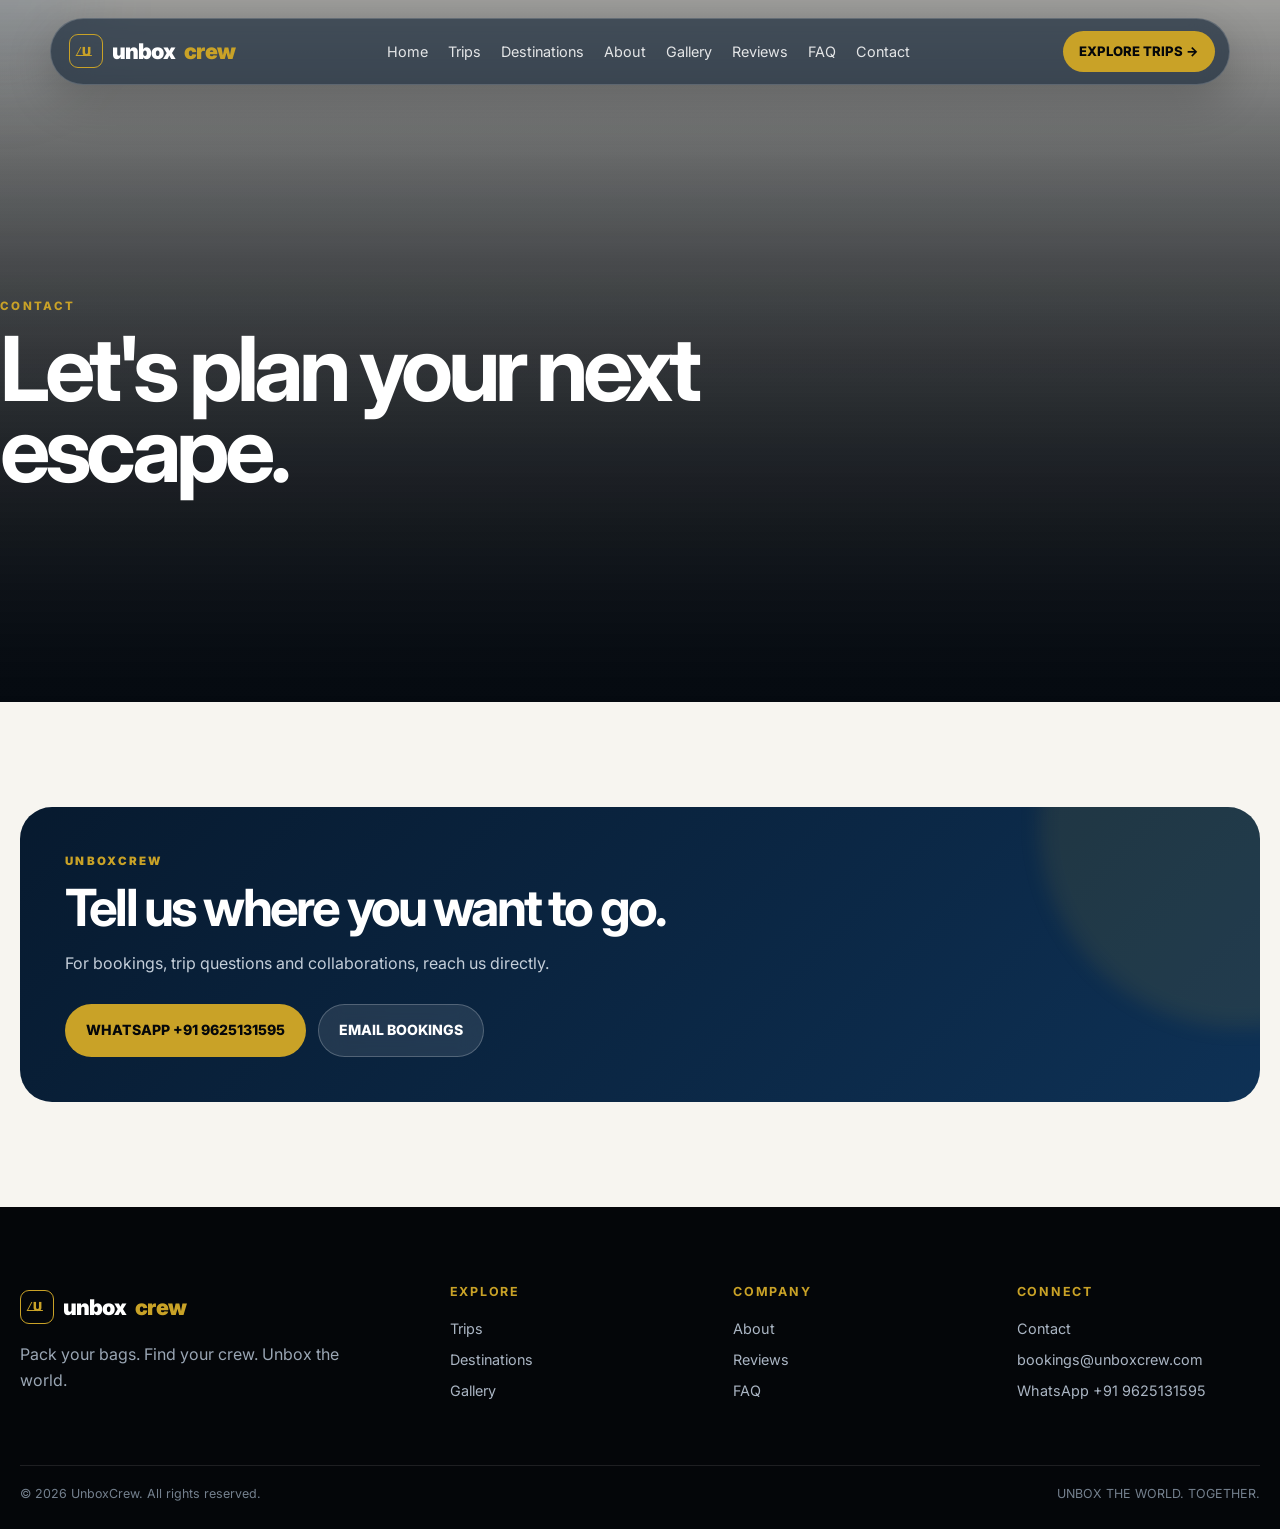
<file: contact.html>
<!doctype html>
<html lang="en"><head><meta charset="utf-8"><meta name="viewport" content="width=device-width,initial-scale=1">
<title>Contact | UnboxCrew</title><meta name="description" content="UnboxCrew — premium adventure travel and group experiences.">
<link rel="preconnect" href="https://fonts.googleapis.com"><link rel="preconnect" href="https://fonts.gstatic.com" crossorigin>
<link href="https://fonts.googleapis.com/css2?family=Inter:wght@400;500;600;700;800;900&display=swap" rel="stylesheet">
<link rel="stylesheet" href="assets/style.css"></head><body>
<div class="cursor-glow" id="glow"></div>
<div class="nav-wrap">
  <nav class="nav">
    <a class="logo" href="index.html"><span class="logo-mark">U</span>unbox<span>crew</span></a>
    <div class="nav-links">
      <a href="index.html">Home</a>
      <a href="trips.html">Trips</a>
      <a href="destinations.html">Destinations</a>
      <a href="about.html">About</a>
      <a href="gallery.html">Gallery</a>
      <a href="reviews.html">Reviews</a>
      <a href="faq.html">FAQ</a>
      <a href="contact.html">Contact</a>
    </div>
    <a class="nav-cta" href="trips.html">EXPLORE TRIPS →</a>
    <button class="menu-btn" aria-label="Open menu">☰</button>
  </nav>
</div>

<section class="trip-hero" style="background:linear-gradient(180deg,rgba(0,0,0,.15),rgba(3,8,14,.9)),url('https://images.unsplash.com/photo-1526772662000-3f88f10405ff?auto=format&fit=crop&w=2200&q=90') center/cover"><div class="container trip-hero-content"><div class="eyebrow">CONTACT</div><h1>Let's plan your next escape.</h1></div></section>
<section class="section"><div class="container"><div class="contact-box reveal"><div class="kicker">UnboxCrew</div><h2 class="section-title" style="color:#fff">Tell us where you want to go.</h2><p style="color:#c4ced9;max-width:600px;margin:18px 0 28px">For bookings, trip questions and collaborations, reach us directly.</p><div class="actions"><a class="btn btn-gold" href="https://wa.me/919625131595" target="_blank">WHATSAPP +91 9625131595</a><a class="btn btn-glass" href="mailto:bookings@unboxcrew.com">EMAIL BOOKINGS</a></div></div></div></section>

<footer>
  <div class="container">
    <div class="footer-grid">
      <div>
        <a class="logo" href="index.html"><span class="logo-mark">U</span>unbox<span>crew</span></a>
        <p style="color:#9aa6b4;max-width:360px;margin-top:18px">Pack your bags. Find your crew. Unbox the world.</p>
      </div>
      <div><h4>Explore</h4><a href="trips.html">Trips</a><a href="destinations.html">Destinations</a><a href="gallery.html">Gallery</a></div>
      <div><h4>Company</h4><a href="about.html">About</a><a href="reviews.html">Reviews</a><a href="faq.html">FAQ</a></div>
      <div><h4>Connect</h4><a href="contact.html">Contact</a><a href="mailto:bookings@unboxcrew.com">bookings@unboxcrew.com</a><a href="https://wa.me/919625131595" target="_blank">WhatsApp +91 9625131595</a></div>
    </div>
    <div class="footer-bottom"><span>© 2026 UnboxCrew. All rights reserved.</span><span>UNBOX THE WORLD. TOGETHER.</span></div>
  </div>
</footer>

<script src="assets/app.js"></script><script>
document.addEventListener('mousemove',e=>{const g=document.getElementById('glow');if(g){g.style.left=e.clientX+'px';g.style.top=e.clientY+'px'}});
</script></body></html>
</file>
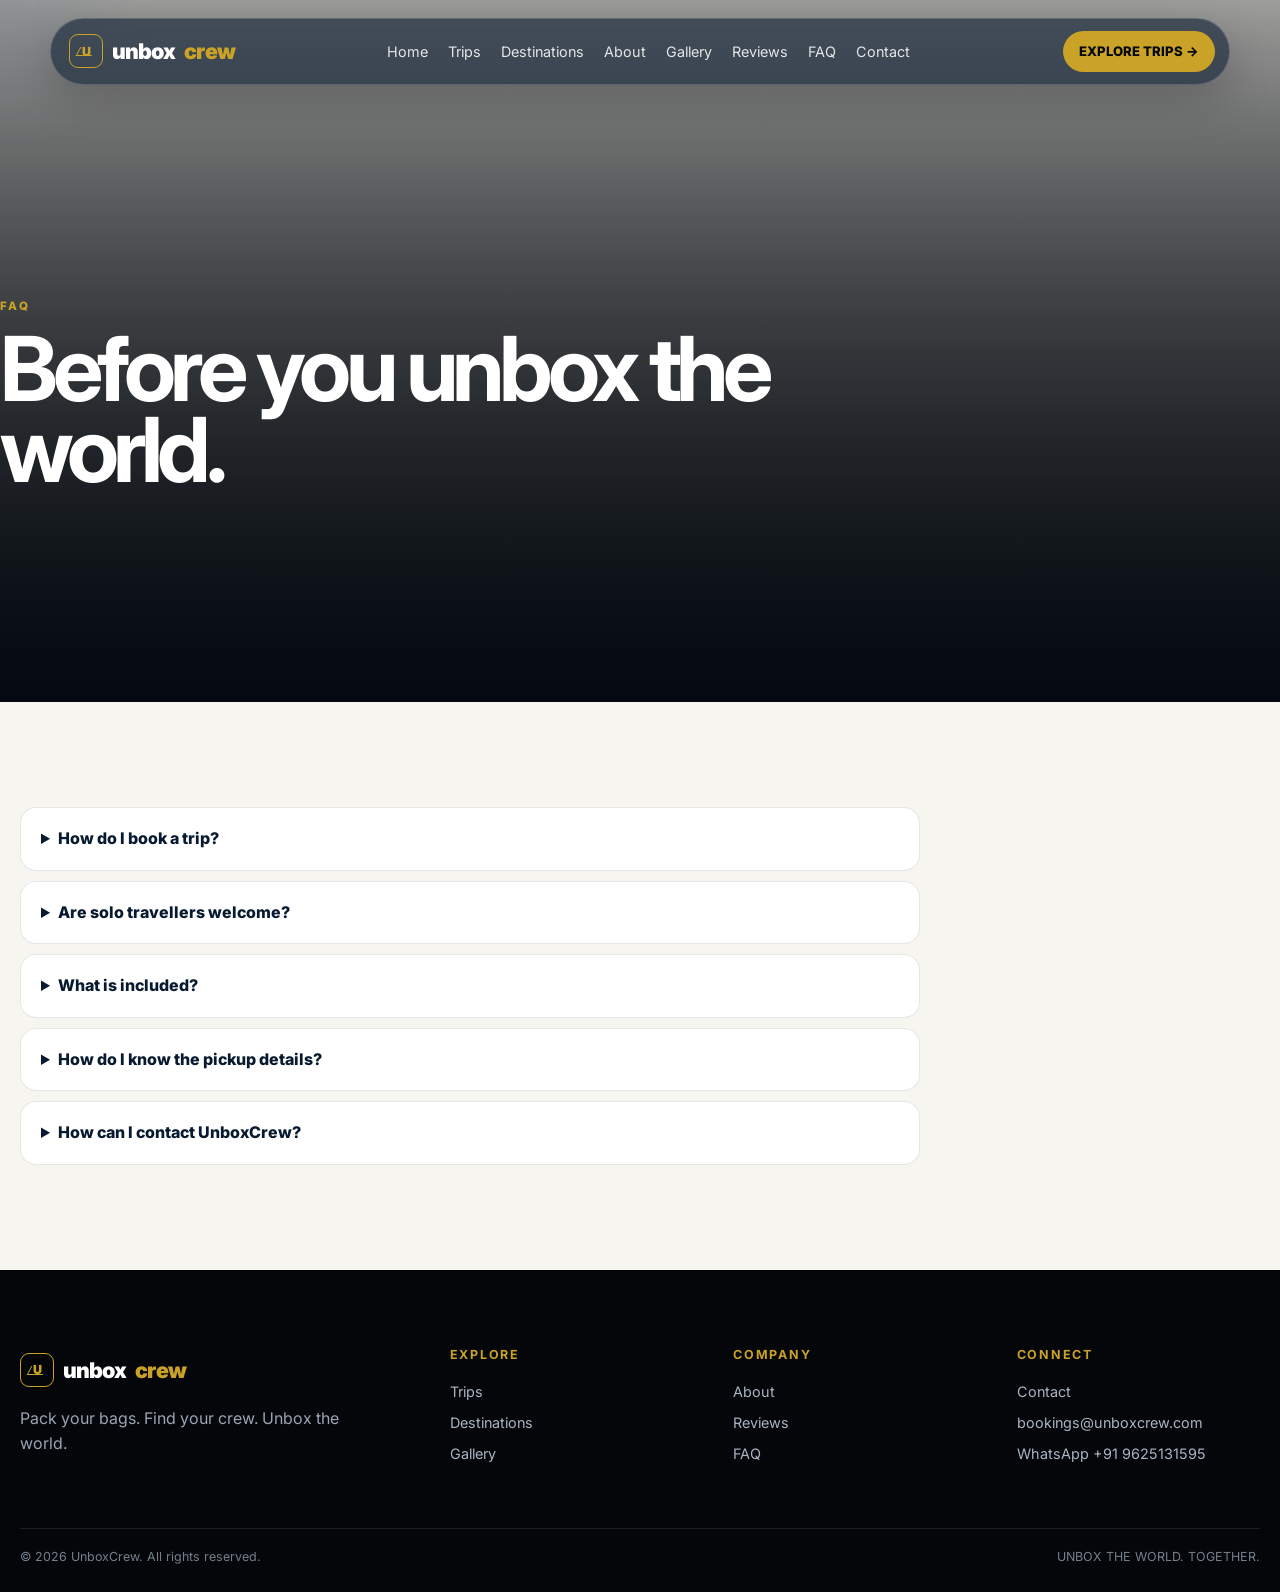
<file: faq.html>
<!doctype html>
<html lang="en"><head><meta charset="utf-8"><meta name="viewport" content="width=device-width,initial-scale=1">
<title>FAQ | UnboxCrew</title><meta name="description" content="UnboxCrew — premium adventure travel and group experiences.">
<link rel="preconnect" href="https://fonts.googleapis.com"><link rel="preconnect" href="https://fonts.gstatic.com" crossorigin>
<link href="https://fonts.googleapis.com/css2?family=Inter:wght@400;500;600;700;800;900&display=swap" rel="stylesheet">
<link rel="stylesheet" href="assets/style.css"></head><body>
<div class="cursor-glow" id="glow"></div>
<div class="nav-wrap">
  <nav class="nav">
    <a class="logo" href="index.html"><span class="logo-mark">U</span>unbox<span>crew</span></a>
    <div class="nav-links">
      <a href="index.html">Home</a>
      <a href="trips.html">Trips</a>
      <a href="destinations.html">Destinations</a>
      <a href="about.html">About</a>
      <a href="gallery.html">Gallery</a>
      <a href="reviews.html">Reviews</a>
      <a href="faq.html">FAQ</a>
      <a href="contact.html">Contact</a>
    </div>
    <a class="nav-cta" href="trips.html">EXPLORE TRIPS →</a>
    <button class="menu-btn" aria-label="Open menu">☰</button>
  </nav>
</div>

<section class="trip-hero" style="background:linear-gradient(180deg,rgba(0,0,0,.15),rgba(3,8,14,.9)),url('https://images.unsplash.com/photo-1501785888041-af3ef285b470?auto=format&fit=crop&w=2200&q=90') center/cover"><div class="container trip-hero-content"><div class="eyebrow">FAQ</div><h1>Before you unbox the world.</h1></div></section>
<section class="section"><div class="container"><div class="faq reveal">
<details><summary>How do I book a trip?</summary><p>Open the trip details page and use the WhatsApp booking button. We'll confirm availability and payment details.</p></details>
<details><summary>Are solo travellers welcome?</summary><p>Yes. UnboxCrew is designed around meeting like-minded travellers and building a crew.</p></details>
<details><summary>What is included?</summary><p>Inclusions vary by trip. Check the individual trip page for transport, stay, meals and activities.</p></details>
<details><summary>How do I know the pickup details?</summary><p>Pickup and final trip instructions are shared after booking confirmation.</p></details>
<details><summary>How can I contact UnboxCrew?</summary><p>WhatsApp: +91 9625131595 or email bookings@unboxcrew.com.</p></details>
</div></div></section>

<footer>
  <div class="container">
    <div class="footer-grid">
      <div>
        <a class="logo" href="index.html"><span class="logo-mark">U</span>unbox<span>crew</span></a>
        <p style="color:#9aa6b4;max-width:360px;margin-top:18px">Pack your bags. Find your crew. Unbox the world.</p>
      </div>
      <div><h4>Explore</h4><a href="trips.html">Trips</a><a href="destinations.html">Destinations</a><a href="gallery.html">Gallery</a></div>
      <div><h4>Company</h4><a href="about.html">About</a><a href="reviews.html">Reviews</a><a href="faq.html">FAQ</a></div>
      <div><h4>Connect</h4><a href="contact.html">Contact</a><a href="mailto:bookings@unboxcrew.com">bookings@unboxcrew.com</a><a href="https://wa.me/919625131595" target="_blank">WhatsApp +91 9625131595</a></div>
    </div>
    <div class="footer-bottom"><span>© 2026 UnboxCrew. All rights reserved.</span><span>UNBOX THE WORLD. TOGETHER.</span></div>
  </div>
</footer>

<script src="assets/app.js"></script><script>
document.addEventListener('mousemove',e=>{const g=document.getElementById('glow');if(g){g.style.left=e.clientX+'px';g.style.top=e.clientY+'px'}});
</script></body></html>
</file>
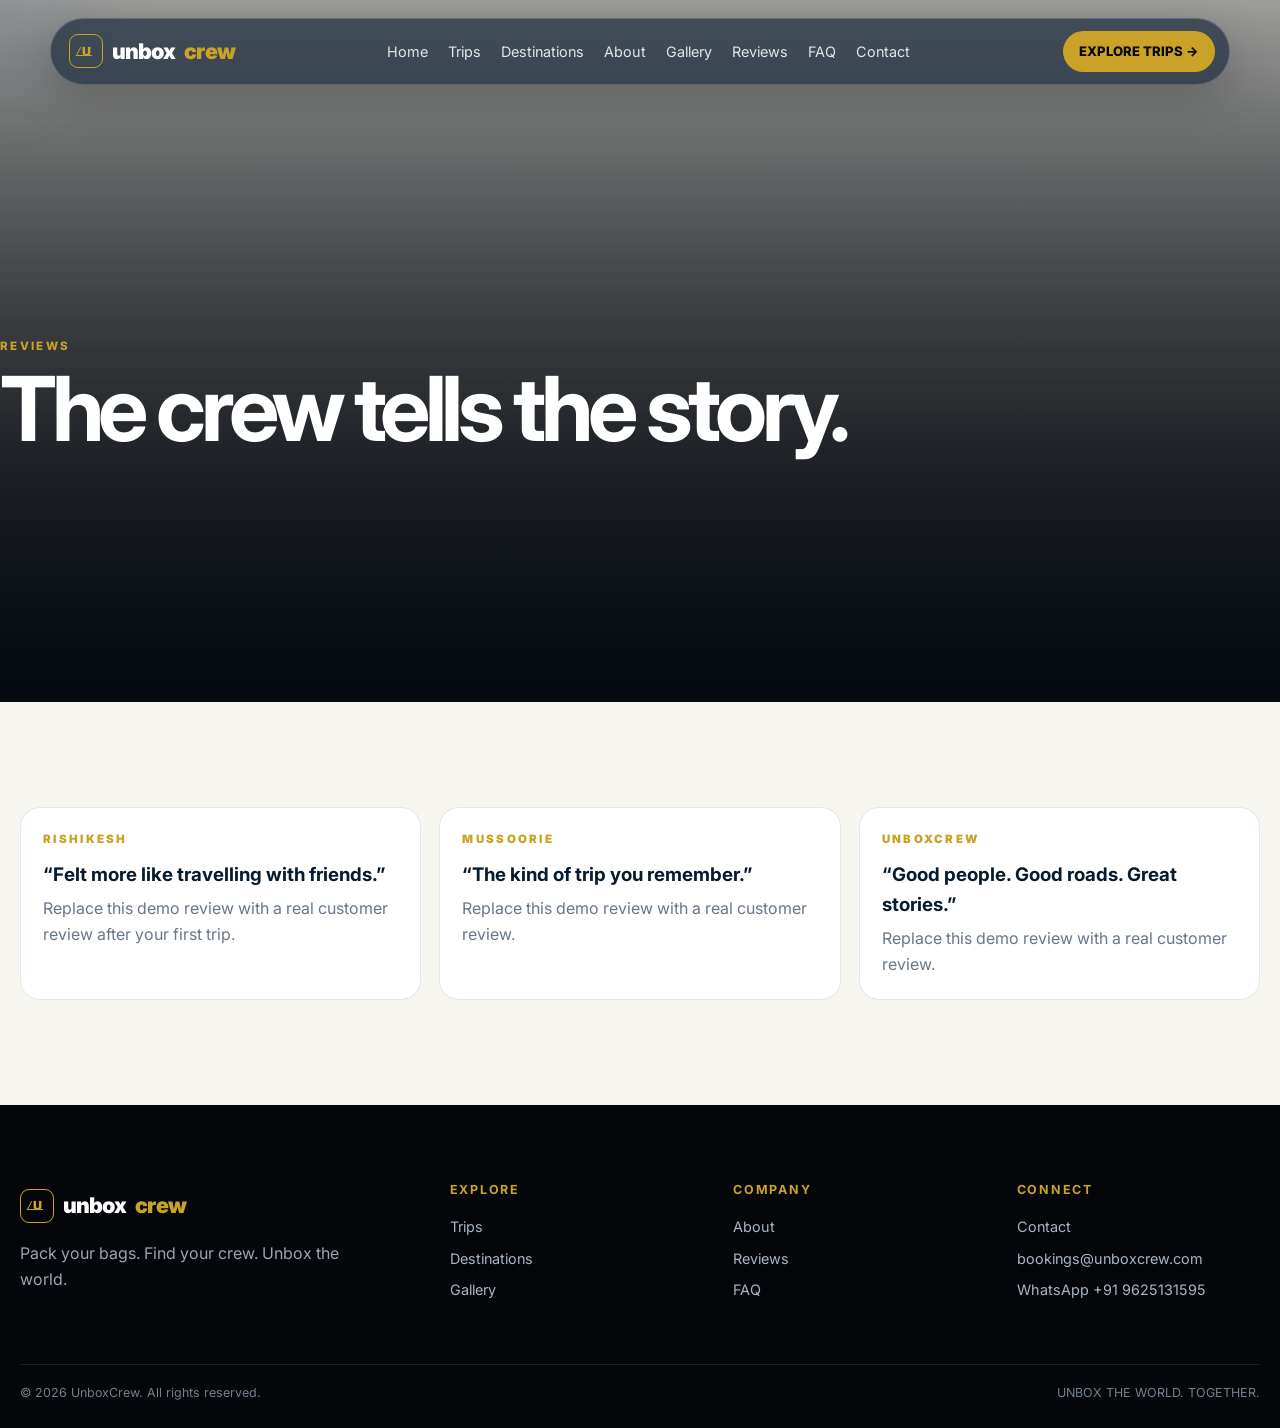
<file: reviews.html>
<!doctype html>
<html lang="en"><head><meta charset="utf-8"><meta name="viewport" content="width=device-width,initial-scale=1">
<title>Reviews | UnboxCrew</title><meta name="description" content="UnboxCrew — premium adventure travel and group experiences.">
<link rel="preconnect" href="https://fonts.googleapis.com"><link rel="preconnect" href="https://fonts.gstatic.com" crossorigin>
<link href="https://fonts.googleapis.com/css2?family=Inter:wght@400;500;600;700;800;900&display=swap" rel="stylesheet">
<link rel="stylesheet" href="assets/style.css"></head><body>
<div class="cursor-glow" id="glow"></div>
<div class="nav-wrap">
  <nav class="nav">
    <a class="logo" href="index.html"><span class="logo-mark">U</span>unbox<span>crew</span></a>
    <div class="nav-links">
      <a href="index.html">Home</a>
      <a href="trips.html">Trips</a>
      <a href="destinations.html">Destinations</a>
      <a href="about.html">About</a>
      <a href="gallery.html">Gallery</a>
      <a href="reviews.html">Reviews</a>
      <a href="faq.html">FAQ</a>
      <a href="contact.html">Contact</a>
    </div>
    <a class="nav-cta" href="trips.html">EXPLORE TRIPS →</a>
    <button class="menu-btn" aria-label="Open menu">☰</button>
  </nav>
</div>

<section class="trip-hero" style="background:linear-gradient(180deg,rgba(0,0,0,.15),rgba(3,8,14,.9)),url('https://images.unsplash.com/photo-1511632765486-a01980e01a18?auto=format&fit=crop&w=2200&q=90') center/cover"><div class="container trip-hero-content"><div class="eyebrow">REVIEWS</div><h1>The crew tells the story.</h1></div></section>
<section class="section"><div class="container"><div class="grid" style="grid-template-columns:repeat(3,1fr)">
<div class="day reveal"><div class="kicker">Rishikesh</div><h3>“Felt more like travelling with friends.”</h3><p>Replace this demo review with a real customer review after your first trip.</p></div>
<div class="day reveal"><div class="kicker">Mussoorie</div><h3>“The kind of trip you remember.”</h3><p>Replace this demo review with a real customer review.</p></div>
<div class="day reveal"><div class="kicker">UnboxCrew</div><h3>“Good people. Good roads. Great stories.”</h3><p>Replace this demo review with a real customer review.</p></div>
</div></div></section>

<footer>
  <div class="container">
    <div class="footer-grid">
      <div>
        <a class="logo" href="index.html"><span class="logo-mark">U</span>unbox<span>crew</span></a>
        <p style="color:#9aa6b4;max-width:360px;margin-top:18px">Pack your bags. Find your crew. Unbox the world.</p>
      </div>
      <div><h4>Explore</h4><a href="trips.html">Trips</a><a href="destinations.html">Destinations</a><a href="gallery.html">Gallery</a></div>
      <div><h4>Company</h4><a href="about.html">About</a><a href="reviews.html">Reviews</a><a href="faq.html">FAQ</a></div>
      <div><h4>Connect</h4><a href="contact.html">Contact</a><a href="mailto:bookings@unboxcrew.com">bookings@unboxcrew.com</a><a href="https://wa.me/919625131595" target="_blank">WhatsApp +91 9625131595</a></div>
    </div>
    <div class="footer-bottom"><span>© 2026 UnboxCrew. All rights reserved.</span><span>UNBOX THE WORLD. TOGETHER.</span></div>
  </div>
</footer>

<script src="assets/app.js"></script><script>
document.addEventListener('mousemove',e=>{const g=document.getElementById('glow');if(g){g.style.left=e.clientX+'px';g.style.top=e.clientY+'px'}});
</script></body></html>
</file>
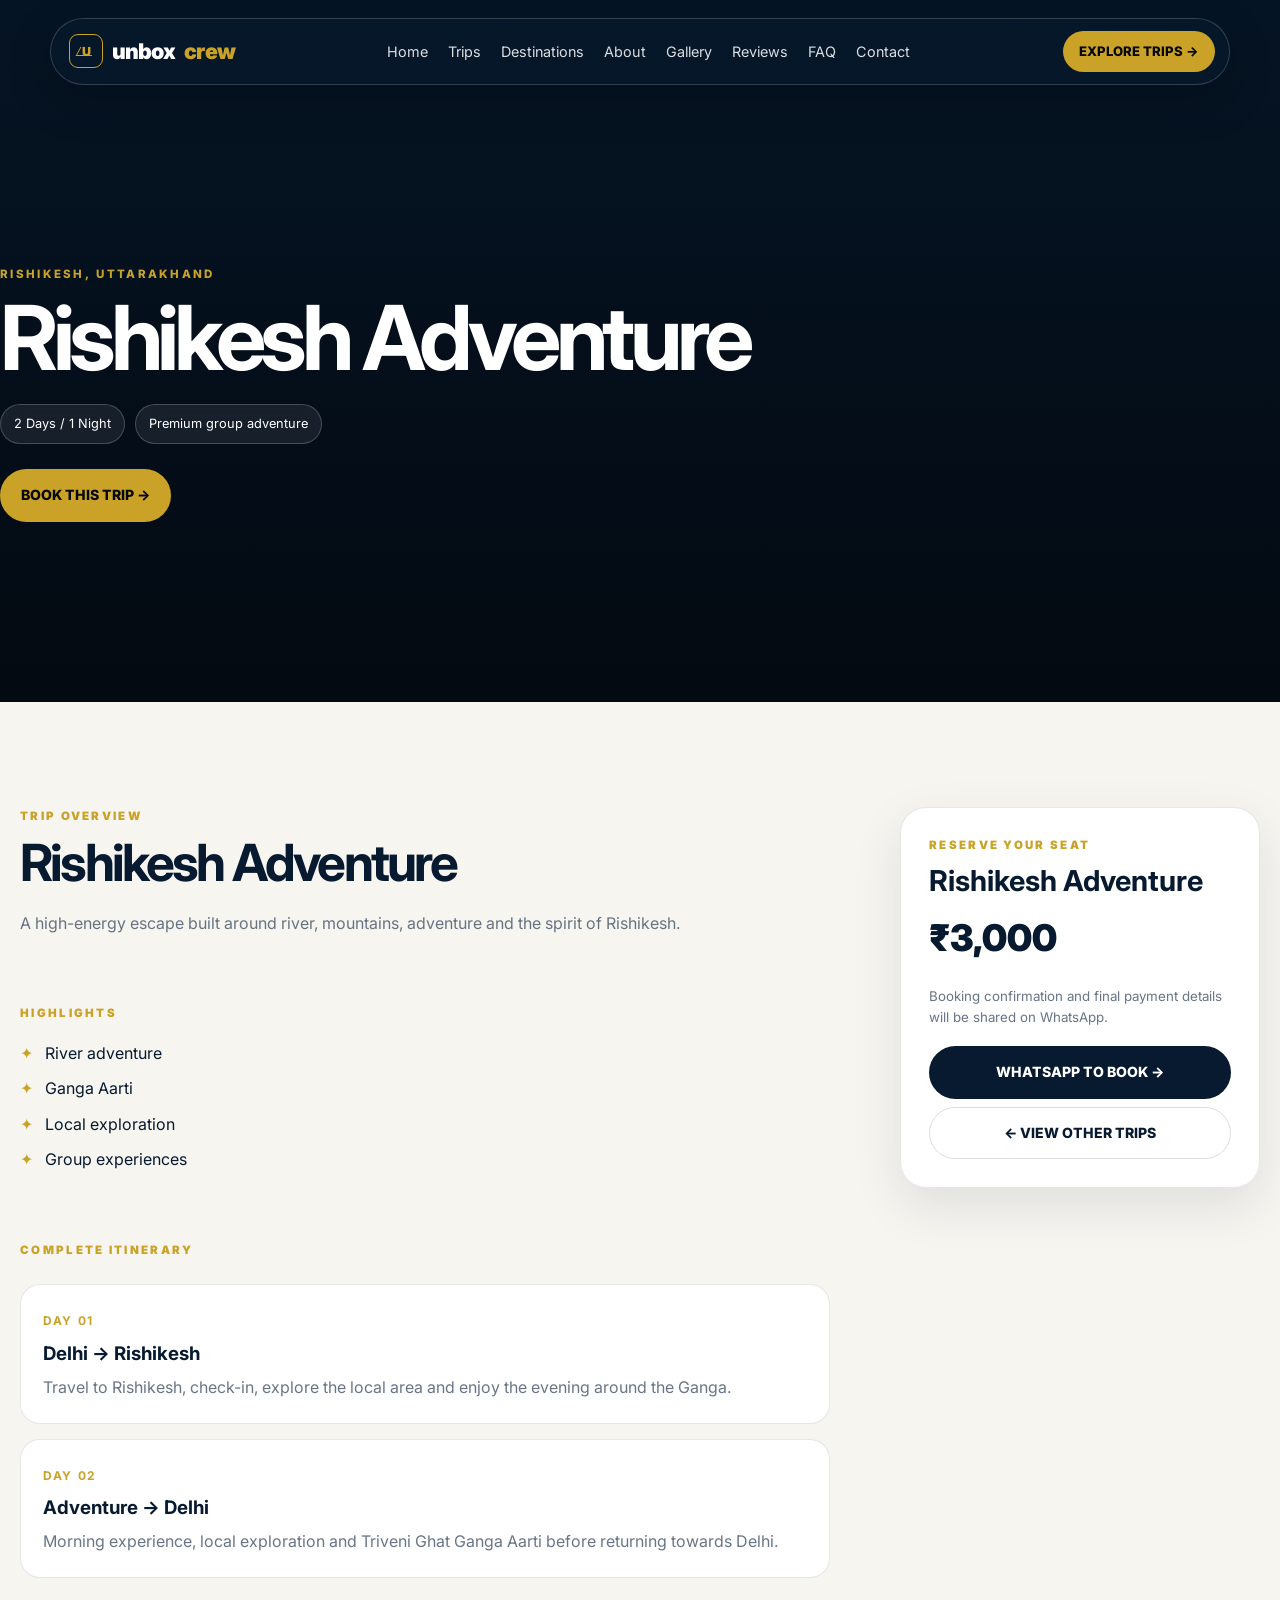
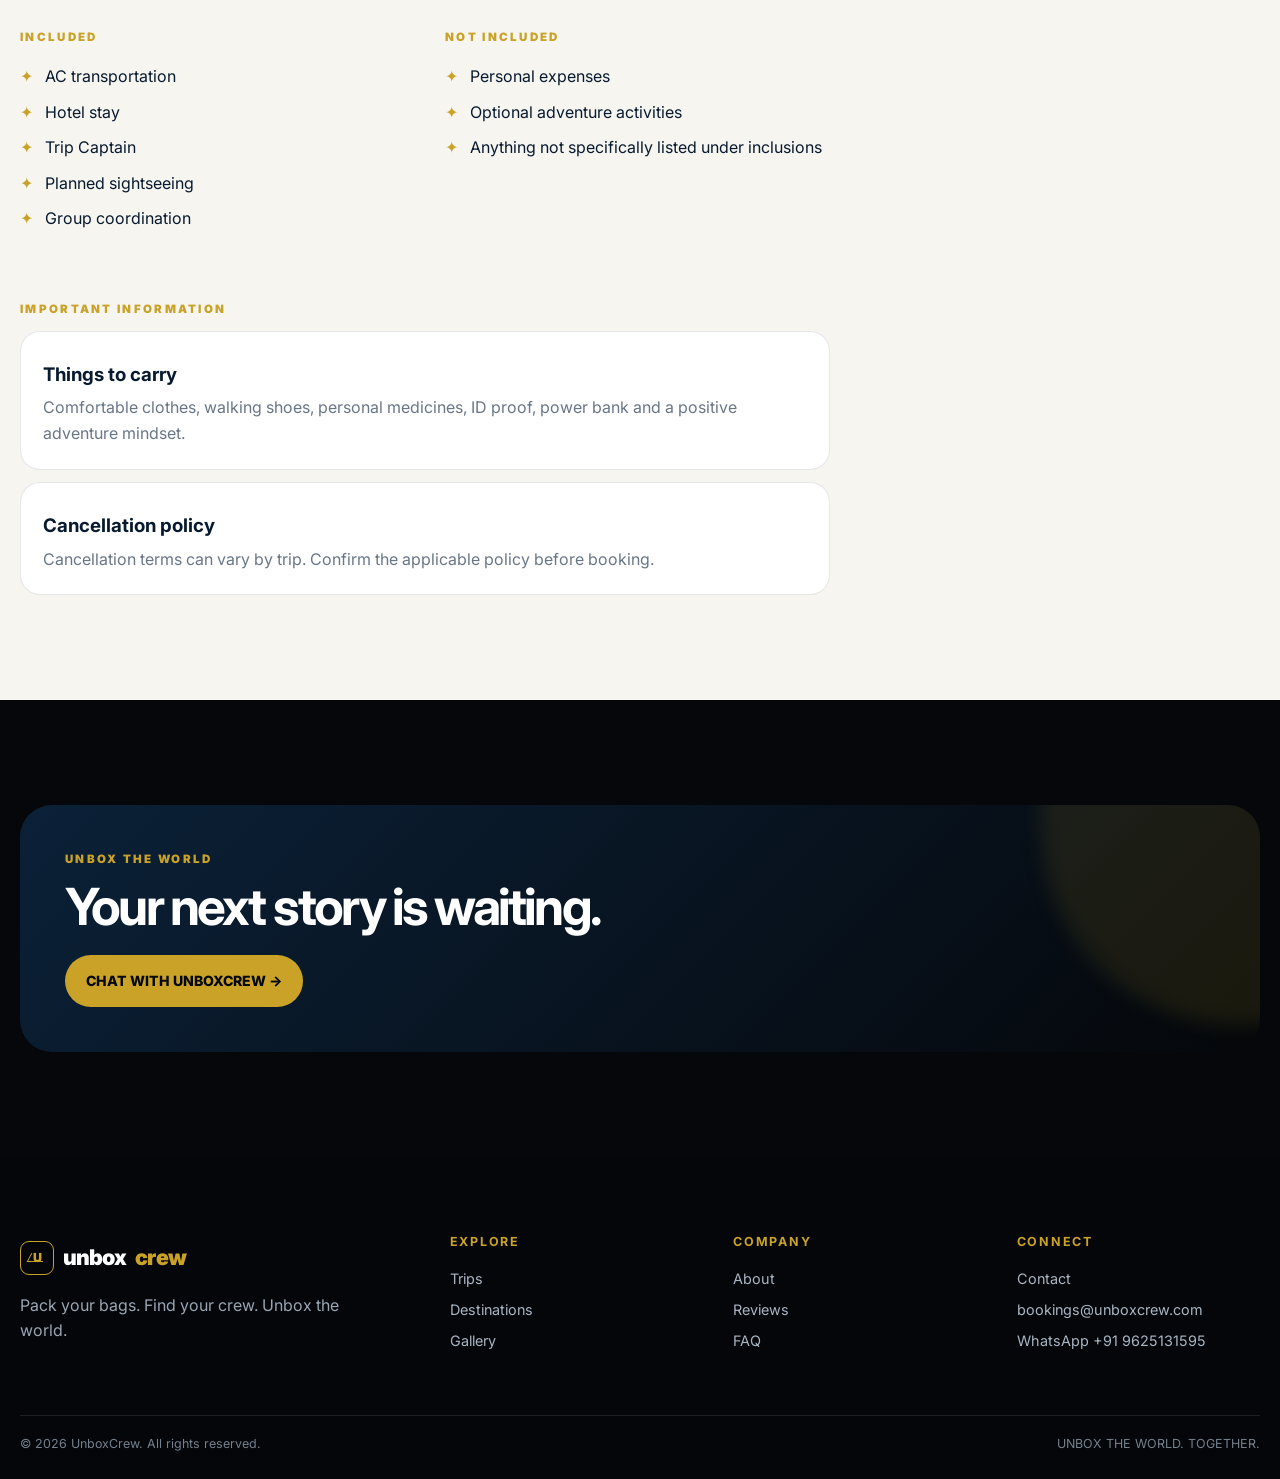
<file: trip.html>
<!doctype html>
<html lang="en"><head><meta charset="utf-8"><meta name="viewport" content="width=device-width,initial-scale=1">
<title>Trip Details | UnboxCrew</title><meta name="description" content="UnboxCrew — premium adventure travel and group experiences.">
<link rel="preconnect" href="https://fonts.googleapis.com"><link rel="preconnect" href="https://fonts.gstatic.com" crossorigin>
<link href="https://fonts.googleapis.com/css2?family=Inter:wght@400;500;600;700;800;900&display=swap" rel="stylesheet">
<link rel="stylesheet" href="assets/style.css"></head><body>
<div class="cursor-glow" id="glow"></div>
<div class="nav-wrap">
  <nav class="nav">
    <a class="logo" href="index.html"><span class="logo-mark">U</span>unbox<span>crew</span></a>
    <div class="nav-links">
      <a href="index.html">Home</a>
      <a href="trips.html">Trips</a>
      <a href="destinations.html">Destinations</a>
      <a href="about.html">About</a>
      <a href="gallery.html">Gallery</a>
      <a href="reviews.html">Reviews</a>
      <a href="faq.html">FAQ</a>
      <a href="contact.html">Contact</a>
    </div>
    <a class="nav-cta" href="trips.html">EXPLORE TRIPS →</a>
    <button class="menu-btn" aria-label="Open menu">☰</button>
  </nav>
</div>

<section class="trip-hero" data-trip-hero style="background-position:center;background-size:cover">
 <div class="container trip-hero-content reveal">
  <div class="eyebrow" data-trip-destination></div><h1 data-trip-name></h1>
  <div class="trip-info"><span class="pill" data-trip-dates></span><span class="pill">Premium group adventure</span></div>
  <a class="btn btn-gold" data-wa>BOOK THIS TRIP →</a>
 </div>
</section>
<section class="section">
 <div class="container detail-layout">
  <main>
   <div class="copy reveal"><div class="kicker">Trip overview</div><h2 data-trip-name></h2><p data-trip-description></p></div>
   <div class="section" style="padding:50px 0 0"><div class="kicker">Highlights</div><ul class="list" data-highlights></ul></div>
   <div class="section" style="padding:50px 0 0"><div class="kicker">Complete itinerary</div><div class="itinerary" data-itinerary></div></div>
   <div class="section" style="padding:50px 0 0"><div class="split" style="gap:40px;align-items:start">
    <div><div class="kicker">Included</div><ul class="list" data-inclusions></ul></div>
    <div><div class="kicker">Not included</div><ul class="list" data-exclusions></ul></div>
   </div></div>
   <div class="section" style="padding:50px 0 0"><div class="kicker">Important information</div><div class="day"><h3>Things to carry</h3><p>Comfortable clothes, walking shoes, personal medicines, ID proof, power bank and a positive adventure mindset.</p></div><div class="day" style="margin-top:12px"><h3>Cancellation policy</h3><p>Cancellation terms can vary by trip. Confirm the applicable policy before booking.</p></div></div>
  </main>
  <aside class="sticky-book reveal"><div class="kicker">Reserve your seat</div><h3 data-trip-name></h3><div class="price-big" data-trip-price></div><small>Booking confirmation and final payment details will be shared on WhatsApp.</small><a class="btn btn-dark" style="width:100%" data-wa>WHATSAPP TO BOOK →</a><a class="btn" style="width:100%;margin-top:8px;border:1px solid rgba(7,26,47,.15)" href="trips.html">← VIEW OTHER TRIPS</a></aside>
 </div>
</section>
<section class="section black"><div class="container contact-box" style="background:linear-gradient(135deg,#0b2138,#05070a)"><div class="kicker">Unbox the world</div><h2 class="section-title" style="color:#fff">Your next story is waiting.</h2><div style="margin-top:24px"><a class="btn btn-gold" data-wa>CHAT WITH UNBOXCREW →</a></div></div></section>

<footer>
  <div class="container">
    <div class="footer-grid">
      <div>
        <a class="logo" href="index.html"><span class="logo-mark">U</span>unbox<span>crew</span></a>
        <p style="color:#9aa6b4;max-width:360px;margin-top:18px">Pack your bags. Find your crew. Unbox the world.</p>
      </div>
      <div><h4>Explore</h4><a href="trips.html">Trips</a><a href="destinations.html">Destinations</a><a href="gallery.html">Gallery</a></div>
      <div><h4>Company</h4><a href="about.html">About</a><a href="reviews.html">Reviews</a><a href="faq.html">FAQ</a></div>
      <div><h4>Connect</h4><a href="contact.html">Contact</a><a href="mailto:bookings@unboxcrew.com">bookings@unboxcrew.com</a><a href="https://wa.me/919625131595" target="_blank">WhatsApp +91 9625131595</a></div>
    </div>
    <div class="footer-bottom"><span>© 2026 UnboxCrew. All rights reserved.</span><span>UNBOX THE WORLD. TOGETHER.</span></div>
  </div>
</footer>

<script src="assets/app.js"></script><script>
document.addEventListener('mousemove',e=>{const g=document.getElementById('glow');if(g){g.style.left=e.clientX+'px';g.style.top=e.clientY+'px'}});
</script></body></html>
</file>
<file: assets/style.css>
:root{
  --navy:#071a2f;
  --navy2:#0c2744;
  --black:#05070a;
  --white:#fff;
  --ivory:#f7f5f0;
  --gold:#c9a227;
  --blue:#1557a6;
  --muted:#aab6c4;
  --glass:rgba(255,255,255,.09);
  --glass-dark:rgba(5,12,22,.62);
  --line:rgba(255,255,255,.14);
  --shadow:0 24px 70px rgba(0,0,0,.20);
  --radius:26px;
  --max:1240px;
}
*{box-sizing:border-box;margin:0;padding:0}
html{scroll-behavior:smooth}
body{font-family:Inter,Arial,sans-serif;background:var(--ivory);color:var(--navy);line-height:1.6;overflow-x:hidden}
a{text-decoration:none;color:inherit}
img{width:100%;display:block;object-fit:cover}
.container{width:min(calc(100% - 40px),var(--max));margin:auto}
.logo{font-weight:900;letter-spacing:-.04em;font-size:1.35rem;color:inherit;display:flex;align-items:center;gap:.55rem}
.logo-mark{width:34px;height:34px;border:1.5px solid currentColor;border-radius:9px;display:grid;place-items:center;font-size:.78rem;position:relative}
.logo-mark:after{content:"";width:15px;height:8px;border-left:1px solid var(--gold);border-bottom:1px solid var(--gold);transform:skew(-28deg);position:absolute}
.logo span{color:var(--gold)}
.nav-wrap{position:fixed;top:18px;left:50%;transform:translateX(-50%);width:min(calc(100% - 28px),1180px);z-index:100}
.nav{display:flex;align-items:center;justify-content:space-between;padding:12px 14px 12px 18px;border:1px solid rgba(255,255,255,.18);background:rgba(7,26,47,.58);backdrop-filter:blur(18px);-webkit-backdrop-filter:blur(18px);border-radius:999px;color:#fff;box-shadow:0 15px 45px rgba(0,0,0,.22);transition:.35s}
.nav.scrolled{background:rgba(5,7,10,.88);border-color:rgba(201,162,39,.22)}
.nav-links{display:flex;align-items:center;gap:1.25rem;font-size:.9rem}
.nav-links a{opacity:.86;transition:.25s}
.nav-links a:hover,.nav-links a.active{opacity:1;color:#fff}
.nav-cta{padding:10px 16px;border-radius:999px;background:var(--gold);color:var(--black);font-weight:800;font-size:.82rem}
.menu-btn{display:none;background:none;border:0;color:#fff;font-size:1.5rem}
.hero{min-height:100svh;position:relative;display:flex;align-items:flex-end;color:#fff;overflow:hidden;background:#071a2f}
.hero-bg{position:absolute;inset:0;background-position:center;background-size:cover;transform:scale(1.04);animation:heroZoom 12s ease-out both}.hero-video{position:absolute;inset:0;width:100%;height:100%;object-fit:cover;opacity:.55;display:block}.hero-bg:before{content:"";position:absolute;inset:0;background:rgba(3,10,18,.18);z-index:1}
.hero:after{content:"";position:absolute;inset:0;background:linear-gradient(180deg,rgba(2,8,15,.15) 0%,rgba(3,10,18,.32) 45%,rgba(3,8,14,.9) 100%)}
.hero-content{position:relative;z-index:2;padding:150px 0 80px;width:100%}
.eyebrow{font-size:.72rem;letter-spacing:.2em;text-transform:uppercase;color:var(--gold);font-weight:800;margin-bottom:14px}
.hero h1{font-size:clamp(3rem,7vw,7.5rem);line-height:.91;letter-spacing:-.065em;max-width:900px;text-transform:uppercase}
.hero h1 span{display:block}
.hero-copy{max-width:610px;margin:25px 0 30px;color:rgba(255,255,255,.82);font-size:1.05rem}
.actions{display:flex;gap:12px;flex-wrap:wrap}
.btn{display:inline-flex;align-items:center;justify-content:center;gap:8px;padding:14px 20px;border-radius:999px;font-weight:800;font-size:.88rem;transition:.3s;border:1px solid transparent}
.btn:hover{transform:translateY(-3px)}
.btn-gold{background:var(--gold);color:var(--black)}
.btn-glass{background:rgba(255,255,255,.10);border-color:rgba(255,255,255,.22);color:#fff;backdrop-filter:blur(12px)}
.btn-dark{background:var(--navy);color:#fff}
.section{padding:105px 0}
.section.dark{background:var(--navy);color:#fff}
.section.black{background:var(--black);color:#fff}
.section-head{display:flex;justify-content:space-between;gap:30px;align-items:end;margin-bottom:42px}
.section-title{font-size:clamp(2.1rem,4vw,4.4rem);line-height:.98;letter-spacing:-.055em;max-width:720px}
.section-intro{max-width:450px;color:#647181}
.dark .section-intro,.black .section-intro{color:#aeb9c7}
.grid{display:grid;gap:18px}
.trips-grid{grid-template-columns:repeat(3,1fr)}
.card{position:relative;border-radius:var(--radius);overflow:hidden;background:#fff;box-shadow:0 10px 35px rgba(7,26,47,.08);transition:.45s;min-height:420px}
.card:hover{transform:translateY(-8px);box-shadow:var(--shadow)}
.card img{height:100%;min-height:420px;transition:.7s}
.card:hover img{transform:scale(1.055)}
.card:after{content:"";position:absolute;inset:0;background:linear-gradient(180deg,transparent 35%,rgba(0,0,0,.8) 100%)}
.card-body{position:absolute;z-index:2;left:24px;right:24px;bottom:22px;color:#fff}
.card-body h3{font-size:1.8rem;line-height:1.05;letter-spacing:-.04em;margin-bottom:8px}
.meta{font-size:.78rem;color:rgba(255,255,255,.76);display:flex;gap:10px;flex-wrap:wrap}
.price{color:var(--gold);font-weight:900;margin-top:10px}
.glass-panel{background:rgba(255,255,255,.08);border:1px solid rgba(255,255,255,.14);backdrop-filter:blur(16px);border-radius:22px}
.stats{display:grid;grid-template-columns:repeat(4,1fr);gap:1px;background:rgba(7,26,47,.12);margin-top:55px}
.stat{padding:28px;background:var(--ivory)}
.stat strong{display:block;font-size:1.8rem;letter-spacing:-.04em}
.stat span{font-size:.78rem;color:#657180;text-transform:uppercase;letter-spacing:.08em}
.split{display:grid;grid-template-columns:1fr 1fr;gap:70px;align-items:center}
.split img{height:620px;border-radius:32px}
.kicker{color:var(--gold);font-size:.72rem;text-transform:uppercase;letter-spacing:.2em;font-weight:900;margin-bottom:12px}
.copy h2{font-size:clamp(2.2rem,4vw,4.5rem);line-height:1;letter-spacing:-.055em;margin-bottom:22px}
.copy p{color:#667383;margin-bottom:18px}
.dark .copy p,.black .copy p{color:#b1bdca}
.experiences{grid-template-columns:repeat(4,1fr)}
.experience{min-height:280px;border-radius:24px;overflow:hidden;position:relative}
.experience img{height:100%;transition:.7s}
.experience:hover img{transform:scale(1.06)}
.experience:after{content:"";position:absolute;inset:0;background:linear-gradient(180deg,transparent 35%,rgba(0,0,0,.78))}
.experience div{position:absolute;z-index:2;bottom:20px;left:20px;color:#fff}
.experience h3{font-size:1.35rem}
.marquee{overflow:hidden;border-top:1px solid rgba(7,26,47,.12);border-bottom:1px solid rgba(7,26,47,.12);padding:18px 0;background:#fff}
.marquee-track{display:flex;gap:45px;width:max-content;animation:marquee 24s linear infinite;text-transform:uppercase;font-size:.75rem;letter-spacing:.18em;font-weight:900}
.marquee-track span{color:var(--navy)}
.trip-hero{min-height:78svh;position:relative;color:#fff;display:flex;align-items:end}
.trip-hero:after{content:"";position:absolute;inset:0;background:linear-gradient(180deg,rgba(0,0,0,.15),rgba(3,8,14,.9))}
.trip-hero-content{position:relative;z-index:2;padding:150px 0 65px;width:100%}
.trip-hero h1{font-size:clamp(3rem,7vw,7rem);line-height:.9;letter-spacing:-.06em;max-width:900px}
.trip-info{display:flex;flex-wrap:wrap;gap:10px;margin:25px 0}
.pill{padding:9px 13px;border:1px solid rgba(255,255,255,.2);background:rgba(255,255,255,.08);backdrop-filter:blur(10px);border-radius:999px;font-size:.8rem}
.detail-layout{display:grid;grid-template-columns:minmax(0,1fr) 360px;gap:70px;align-items:start}
.sticky-book{position:sticky;top:110px;padding:28px;background:#fff;border:1px solid rgba(7,26,47,.1);border-radius:26px;box-shadow:0 18px 50px rgba(7,26,47,.1)}
.sticky-book h3{font-size:1.8rem;line-height:1.05;margin-bottom:12px}
.sticky-book .price-big{font-size:2.3rem;font-weight:900;color:var(--navy);margin:10px 0 18px}
.sticky-book small{color:#687586;display:block;margin-bottom:18px}
.itinerary{display:grid;gap:15px;margin-top:25px}
.day{padding:22px;border:1px solid rgba(7,26,47,.1);border-radius:20px;background:#fff}
.day b{color:var(--gold);font-size:.75rem;text-transform:uppercase;letter-spacing:.14em}
.day h3{margin:6px 0}
.day p{color:#697687}
.list{display:grid;gap:10px;margin:18px 0}
.list li{list-style:none;padding-left:25px;position:relative}
.list li:before{content:"✦";position:absolute;left:0;color:var(--gold)}
.faq{display:grid;gap:10px;max-width:900px}
.faq details{background:#fff;border:1px solid rgba(7,26,47,.1);border-radius:16px;padding:18px 20px}
.faq summary{cursor:pointer;font-weight:800}
.gallery{columns:3 250px;column-gap:15px}
.gallery img{border-radius:18px;margin:0 0 15px;break-inside:avoid;transition:.35s}
.gallery img:hover{transform:scale(1.015)}
.contact-box{padding:45px;border-radius:32px;background:linear-gradient(135deg,var(--navy),#0e3155);color:#fff;position:relative;overflow:hidden}
.contact-box:after{content:"";position:absolute;width:400px;height:400px;border-radius:50%;right:-180px;top:-180px;background:rgba(201,162,39,.11);filter:blur(10px)}
footer{background:#040609;color:#fff;padding:75px 0 25px}
.footer-grid{display:grid;grid-template-columns:1.6fr repeat(3,1fr);gap:40px}
footer h4{font-size:.78rem;text-transform:uppercase;letter-spacing:.14em;color:var(--gold);margin-bottom:15px}
footer a{display:block;color:#aab5c3;margin:8px 0;font-size:.9rem}
.footer-bottom{border-top:1px solid rgba(255,255,255,.1);margin-top:55px;padding-top:18px;color:#74808e;font-size:.78rem;display:flex;justify-content:space-between}
.reveal{opacity:0;transform:translateY(28px);transition:opacity .8s ease,transform .8s ease}
.reveal.visible{opacity:1;transform:none}
.cursor-glow{position:fixed;pointer-events:none;width:180px;height:180px;border-radius:50%;background:rgba(21,87,166,.08);filter:blur(35px);z-index:0;transform:translate(-50%,-50%)}
@keyframes heroZoom{from{transform:scale(1.11)}to{transform:scale(1.04)}}
@keyframes marquee{to{transform:translateX(-50%)}}
@media(max-width:900px){
  .nav-links{display:none}.menu-btn{display:block}
  .nav.open{border-radius:25px;align-items:flex-start}.nav.open .nav-links{display:flex;position:absolute;top:62px;left:0;right:0;flex-direction:column;align-items:flex-start;padding:20px;background:rgba(5,7,10,.94);border:1px solid var(--line);border-radius:22px}
  .nav-cta{display:none}
  .trips-grid,.experiences{grid-template-columns:1fr 1fr}
  .split,.detail-layout{grid-template-columns:1fr;gap:35px}
  .split img{height:440px}
  .sticky-book{position:relative;top:0}
  .stats{grid-template-columns:1fr 1fr}
  .footer-grid{grid-template-columns:1fr 1fr}
}
@media(max-width:600px){
  .container{width:min(calc(100% - 28px),var(--max))}
  .hero-content{padding:140px 0 48px}
  .hero h1{font-size:clamp(2.8rem,14vw,4.5rem)}
  .hero-copy{font-size:.95rem}
  .section{padding:75px 0}
  .section-head{display:block}.section-intro{margin-top:15px}
  .trips-grid,.experiences{grid-template-columns:1fr}
  .card,.card img{min-height:390px}
  .stats{grid-template-columns:1fr 1fr}
  .stat{padding:20px 14px}
  .split img{height:360px}
  .trip-hero{min-height:72svh}
  .trip-hero h1{font-size:clamp(2.8rem,14vw,5rem)}
  .footer-grid{grid-template-columns:1fr}
  .footer-bottom{display:block}.footer-bottom span{display:block;margin-top:8px}
}

.card,.experience{transform-style:preserve-3d;will-change:transform}.card-body,.experience div{transform:translateZ(18px)}.trip-hero{background-color:#071a2f}.trip-hero:before{content:"";position:absolute;inset:0;background:rgba(5,12,22,.12);pointer-events:none}
@media (prefers-reduced-motion:reduce){*,*:before,*:after{scroll-behavior:auto!important;animation:none!important;transition:none!important}.reveal{opacity:1;transform:none}}
</file>
